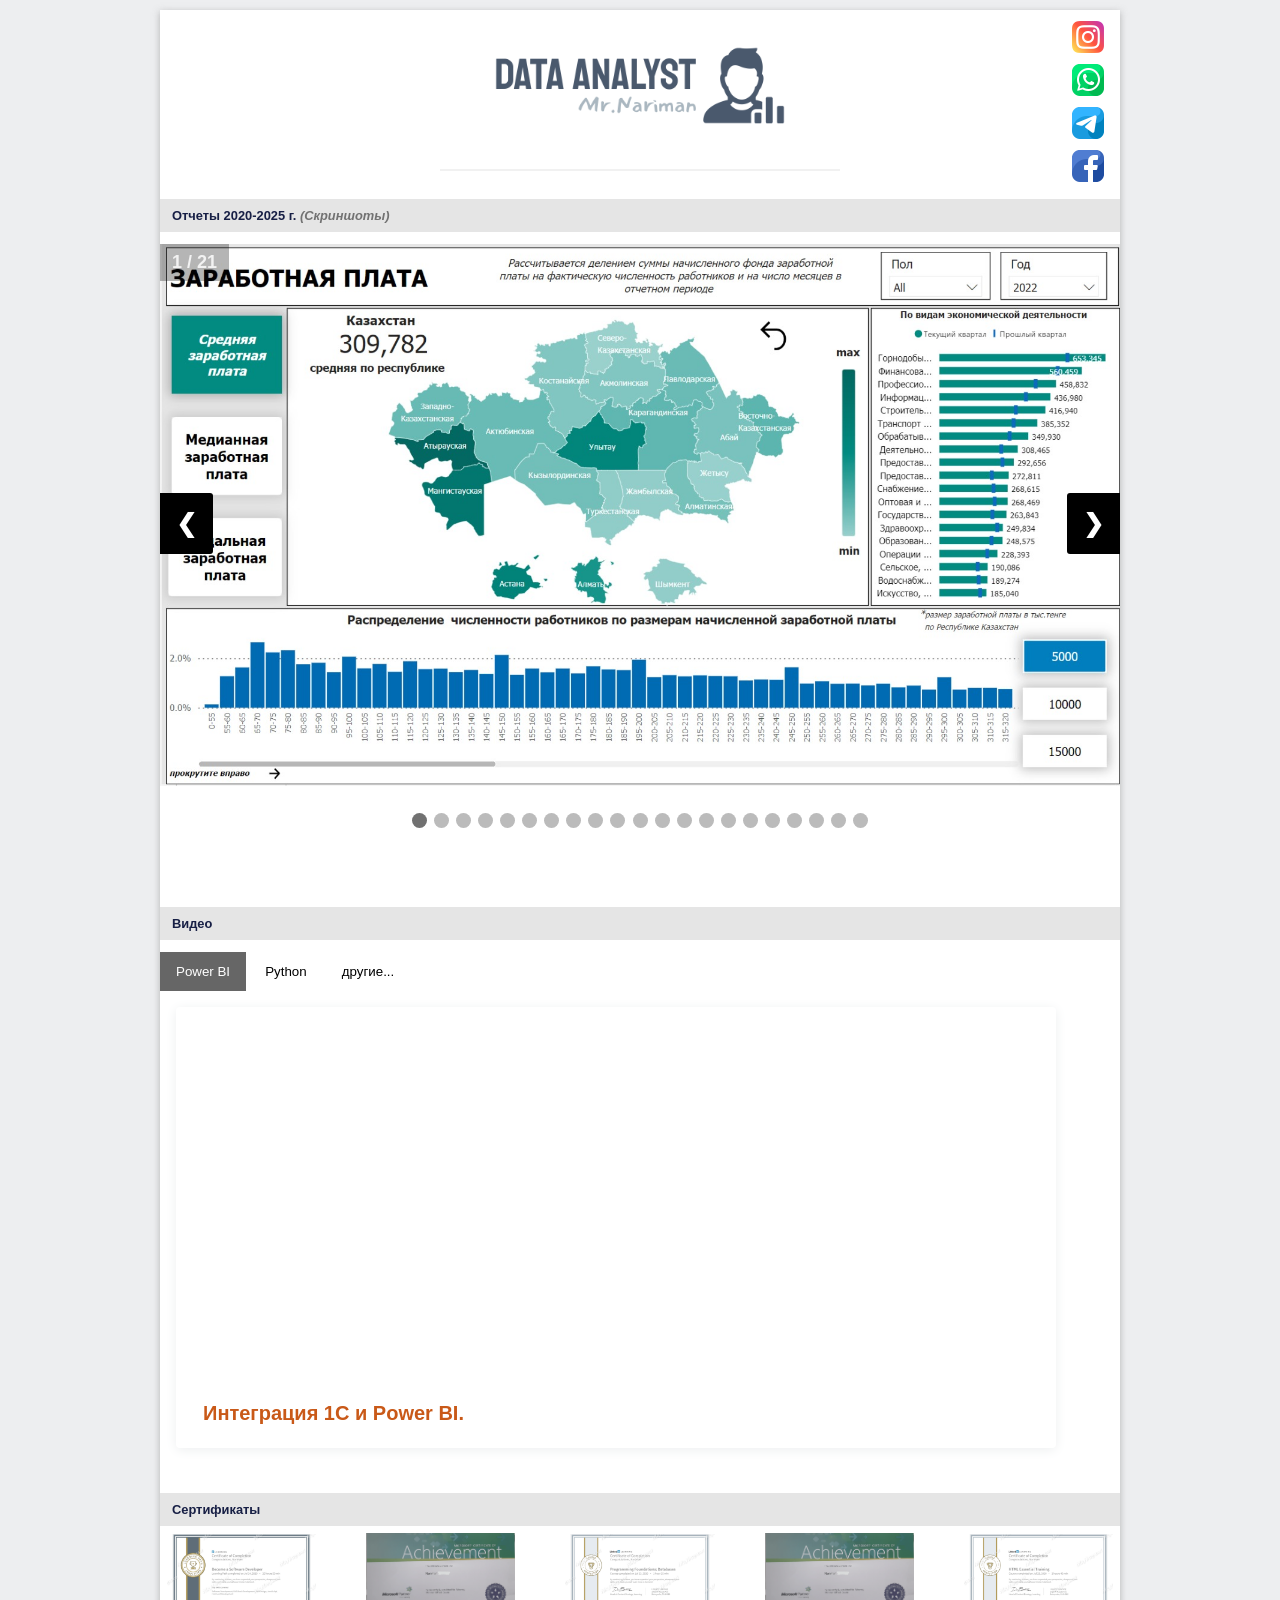
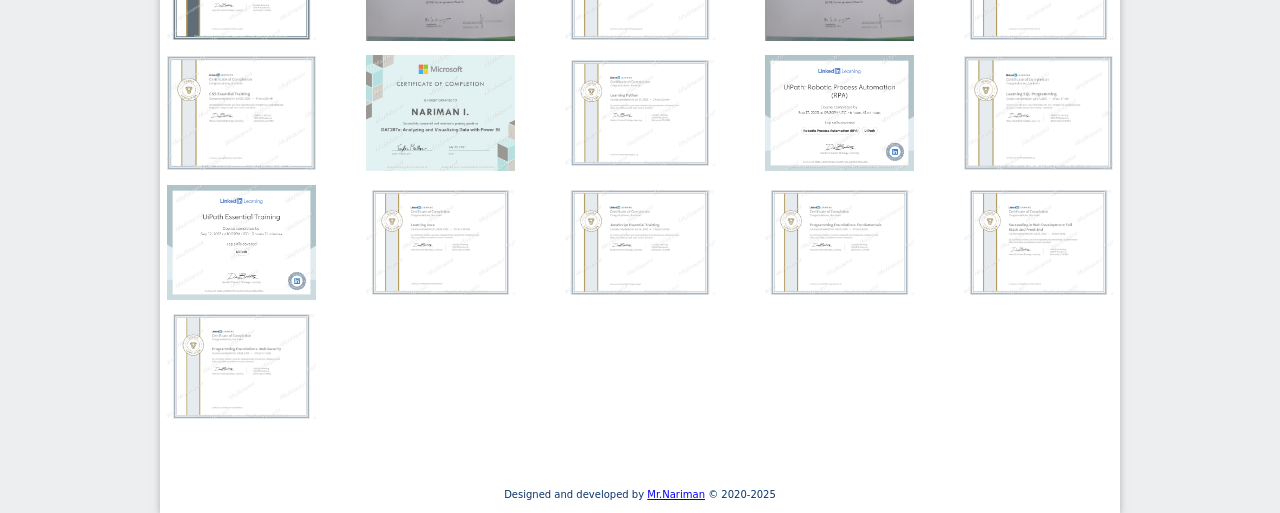
<file: index.html>
<!DOCTYPE html>
<html lang="en">
<head>
    <meta charset="UTF-8">
    <meta http-equiv="X-UA-Compatible" content="IE=edge">
    <meta name="viewport" content="width=device-width, initial-scale=1.0">

    <link rel="stylesheet" href="css/style.css">
    <link rel="shortcut icon" type="image/png" href="img/favicon.ico"/>
    <title>Mr.Nariman Portfolio 🧑🏻‍💻💯😎😍</title>


    <!-- Google Tag Manager -->
    <script>(function(w,d,s,l,i){w[l]=w[l]||[];w[l].push({'gtm.start':
    new Date().getTime(),event:'gtm.js'});var f=d.getElementsByTagName(s)[0],
    j=d.createElement(s),dl=l!='dataLayer'?'&l='+l:'';j.async=true;j.src=
    'https://www.googletagmanager.com/gtm.js?id='+i+dl;f.parentNode.insertBefore(j,f);
    })(window,document,'script','dataLayer','GTM-WF8QGNF6');</script>
    <!-- End Google Tag Manager -->

</head>





<body>
    
    <!-- Container START -->
    <div class = "container">

        <div class = "header">
            <div>
                <img src="img/logo/logo.png" class = "logo" alt="">
            </div>
            <hr class = "line">

            <div class = "social-media">
                <ul>
                    <li><a href="https://www.instagram.com/data_aesthetic.kz" target=”_blank”><img src="img/social/instagram.png" alt=""></a></li>
                    <li><a href="https://wa.me/77473994751?text=Здравствуйте! Ваше резюме показалось нам очень интересным ᵔ ᵕ ᵔ" target=”_blank”><img src="img/social/whatsapp.png" alt=""></a></li>
                    <li><a href="https://t.me/theeyeschikotheyneverliee" target=”_blank”><img src="img/social/telegram.png" alt=""></a></li>
                    <li><a href="#"><img src="img/social/facebook.png" alt=""></a></li>
                </ul>
            </div>


        </div>


<!------------------------ SlideShow START ------------------------>

        <h3 class = "section-header-description">Отчеты 2020-2025 г. <i style = "color: rgba(88, 88, 88, 0.821);">(Скриншоты)</i></h3>

        <!-- <p class = "report-description">Power Bi Reports below are created for demonstration purposes only. Source files were downloaded from the Internet and do not contain any valuable information whatsoever. These reports were created between 2020 and 2022. Some of them are simple, some are between intermediate to advanced. In my opinion, the most important is to show all the key factors rather than focusing on the design. However, design also plays an important role. Некоторые из них простые, некоторые — от среднего до продвинутого. На мой взгляд, самое главное — показать все ключевые факторы, а не зацикливаться на дизайне. Однако дизайн также играет важную роль.
        </p> -->
        
        <br>
        <!--
        <p class = "report-description">Нижеприведенные отчеты Power Bi созданы только для демонстрационных целей. Исходные файлы были скачаны из Интернета и не содержат какой-либо ценной информации. Эти отчеты были созданы в период с 2020 по 2023 год.
        </p>
        -->

        <div class="slideshow-container">

            <div class="mySlides fade">
            <div class="numbertext">1 / 21</div>
            <img src="img/Project 1.jpeg" style="width:100%">
            <!-- <div class="text">Caption Text</div> -->
            </div>
            
            <div class="mySlides fade">
            <div class="numbertext">2 / 21</div>
            <img src="img/Project 2.jpeg" style="width:100%">
            <!-- <div class="text">Caption Two</div> -->
            </div>
            
            <div class="mySlides fade">
            <div class="numbertext">3 / 21</div>
            <img src="img/Project 3.jpeg" style="width:100%">
            <!-- <div class="text">Caption Three</div> -->
            </div>

            <div class="mySlides fade">
                <div class="numbertext">4 / 21</div>
                <img src="img/Project 4.jpeg" style="width:100%">
                <!-- <div class="text">Caption Three</div> -->
            </div>

            <div class="mySlides fade">
                <div class="numbertext">5 / 21</div>
                <img src="img/Project 5.jpeg" style="width:100%">
                <!-- <div class="text">Caption Three</div> -->
            </div>

            <div class="mySlides fade">
                <div class="numbertext">6 / 21</div>
                <img src="img/Project 6.jpeg" style="width:100%">
                <!-- <div class="text">Caption Three</div> -->
            </div>

            <div class="mySlides fade">
                <div class="numbertext">7 / 21</div>
                <img src="img/Project 7.jpeg" style="width:100%">
                <!-- <div class="text">Caption Three</div> -->
            </div>

            <div class="mySlides fade">
                <div class="numbertext">8 / 21</div>
                <img src="img/Project 8.jpeg" style="width:100%">
                <!-- <div class="text">Caption Three</div> -->
            </div>

            <div class="mySlides fade">
                <div class="numbertext">9 / 21</div>
                <img src="img/Project 9.png" style="width:100%">
                <!-- <div class="text">Caption Three</div> -->
            </div>

            <div class="mySlides fade">
                <div class="numbertext">10 / 21</div>
                <img src="img/Project 10.png" style="width:100%">
                <!-- <div class="text">Caption Three</div> -->
            </div>

            <div class="mySlides fade">
                <div class="numbertext">11 / 21</div>
                <img src="img/Project 11.png" style="width:100%">
                <!-- <div class="text">Caption Three</div> -->
            </div>

            <div class="mySlides fade">
                <div class="numbertext">12 / 21</div>
                <img src="img/Project 12.png" style="width:100%">
                <!-- <div class="text">Caption Three</div> -->
            </div>

            <div class="mySlides fade">
                <div class="numbertext">13 / 21</div>
                <img src="img/Project 13.png" style="width:100%">
                <!-- <div class="text">Caption Three</div> -->
            </div>

            <div class="mySlides fade">
                <div class="numbertext">14 / 21</div>
                <img src="img/Project 14.jpeg" style="width:100%">
                <!-- <div class="text">Caption Three</div> -->
            </div>
            
            <div class="mySlides fade">
                <div class="numbertext">15 / 21</div>
                <img src="img/Project 15.png" style="width:100%">
                <!-- <div class="text">Caption Three</div> -->
            </div>

            <div class="mySlides fade">
                <div class="numbertext">16 / 21</div>
                <img src="img/Project 16.png" style="width:100%">
                <!-- <div class="text">Caption Three</div> -->
            </div>

            <div class="mySlides fade">
                <div class="numbertext">17 / 21</div>
                <img src="img/Project 17.jpeg" style="width:100%">
                <!-- <div class="text">Caption Three</div> -->
            </div>

            <div class="mySlides fade">
                <div class="numbertext">18 / 21</div>
                <img src="img/Project 18.png" style="width:100%">
                <!-- <div class="text">Caption Three</div> -->
            </div>

            <div class="mySlides fade">
                <div class="numbertext">19 / 21</div>
                <img src="img/Project 19.png" style="width:100%">
                <!-- <div class="text">Caption Three</div> -->
            </div>

            <div class="mySlides fade">
                <div class="numbertext">20 / 21</div>
                <img src="img/Project 20.jpeg" style="width:100%">
                <!-- <div class="text">Caption Three</div> -->
            </div>

            <div class="mySlides fade">
                <div class="numbertext">21 / 21</div>
                <img src="img/Project 21.png" style="width:100%">
                <!-- <div class="text">Caption Three</div> -->
            </div>



            <a class="prev" onclick="plusSlides(-1)">❮</a>
            <a class="next" onclick="plusSlides(1)">❯</a>
            
        </div>
        <br>
        <div style="text-align:center">
            <span class="dot" onclick="currentSlide(1)"></span> 
            <span class="dot" onclick="currentSlide(2)"></span> 
            <span class="dot" onclick="currentSlide(3)"></span> 
            <span class="dot" onclick="currentSlide(4)"></span> 
            <span class="dot" onclick="currentSlide(5)"></span> 
            <span class="dot" onclick="currentSlide(6)"></span>
            <span class="dot" onclick="currentSlide(7)"></span> 
            <span class="dot" onclick="currentSlide(8)"></span> 
            <span class="dot" onclick="currentSlide(9)"></span> 
            <span class="dot" onclick="currentSlide(10)"></span> 
            <span class="dot" onclick="currentSlide(11)"></span> 
            <span class="dot" onclick="currentSlide(12)"></span> 
            <span class="dot" onclick="currentSlide(13)"></span> 
            <span class="dot" onclick="currentSlide(14)"></span>
            <span class="dot" onclick="currentSlide(15)"></span>

            <span class="dot" onclick="currentSlide(16)"></span>
            <span class="dot" onclick="currentSlide(17)"></span>
            <span class="dot" onclick="currentSlide(18)"></span>
            <span class="dot" onclick="currentSlide(19)"></span>
            <span class="dot" onclick="currentSlide(20)"></span>
            <span class="dot" onclick="currentSlide(21)"></span>
        </div>

<!------------------------ SlideShow END ------------------------>


<br>
<br>
<br>
<br>








<!------------------------ Portfolio VIDEO Gallery START ------------------------>


        <h3 class = "section-header-description">Видео</h3>
        <br>

        <div id="myBtnContainer">
            <button class="btn active1" onclick="filterSelection('all')"> Power BI</button>
            <!-- <button class="btn" onclick="filterSelection('nature')"> Power BI</button> -->
            <button class="btn" onclick="filterSelection('cars')"> Python</button>
            <button class="btn" onclick="filterSelection('people')"> другие...</button>
        </div>



        <!-- -- Portfolio Gallery Grid -- -->
        
        <div class="row">
            

            <!-- --- Power BI -- -->
            <div class="column nature">
                <div class="content">
                    <!-- class = "video-views" -->
                    <iframe width="860" height="370" src="https://www.youtube.com/embed/OX81hTQZYVU" title="YouTube video player" frameborder="0" allow="accelerometer; autoplay; clipboard-write; encrypted-media; gyroscope; picture-in-picture; web-share" allowfullscreen></iframe>

                <br>
                <p style = "font-size: 20px; color: rgb(201, 89, 24);"><b>Интеграция 1С и Power BI.</p>
                </div>
            </div>





        <!--  COMMENT
            <div class="column nature">
                <div class="content">
                    <iframe class = "video-views" src="https://www.youtube.com/embed/ocguUP6jYGw?si=mh4tJswvK-pmyU8b" title="YouTube video player" frameborder="0" allow="accelerometer; autoplay; clipboard-write; encrypted-media; gyroscope; picture-in-picture; web-share" allowfullscreen></iframe>
                <br>
                <p><b>Отчет о посещаемости сотрудников.</b> Сотрудникам и их руководителям часто необходимы сведения о рабочем/нерабочем времени сотрудника, включая количество оставшихся дней отпуска, количество дней, проведенных на больничном, оставшееся количество отгулов и т.д.</p>
                </div>
            </div>

            <div class="column nature">
                <div class="content">
                    <iframe class = "video-views" src="https://www.youtube.com/embed/rq_BnYLwxn8?si=74Gn9zt0T6ruGjCf" title="YouTube video player" frameborder="0" allow="accelerometer; autoplay; clipboard-write; encrypted-media; gyroscope; picture-in-picture; web-share" allowfullscreen></iframe>
                <br>
                <p><b>Яндекс Доставка.</b> В этом отчете представлена Яндекс Доставка компании, где сотрудники могут просматривать количество заказов и общую стоимость заказов по месяцам. Есть 5 статуса, где сотрудники хотели бы видеть данные по каждому статусу отдельно, сколько всего заработано и сколько всего заказов.
                </p>
                </div>
            </div>


            --- Excel --
            <div class="column cars">
                <div class="content loading" >
                    <img src="img/icons/loading3.gif" alt="Car" style="width:100%">
                    <h4>Пример Excel VBA</h4>
                    <p>Lorem ipsum dolor sit amet consectetur adipisicing elit. Quos sint omnis unde iure quod exercitationem placeat, perspiciatis molestias qui ipsum officia libero dolorem sapiente modi vel natus recusandae ut repellendus, quo praesentium quidem repellat cupiditate, soluta distinctio. Sapiente, id illo.</p>
                </div>
            </div>
            <div class="column cars">
                <div class="content loading">
                    <img src="img/icons/loading3.gif" alt="Car" style="width:100%">
                    <h4>Отчёты по продажам</h4>
                    <p>Lorem ipsum dolor sit amet consectetur adipisicing elit. Facere magni quae quos, eaque est, molestias ex alias possimus laborum autem, aliquam illo corporis maxime inventore!</p>
                </div>
            </div>


            --- Others --
            
            <div class="column people">
                <div class="content loading">
                    <img src="img/icons/loading3.gif" alt="Car" style="width:100%">
                    <h4>Web API</h4>
                    <p>Lorem ipsum dolor, sit amet consectetur adipisicing elit. Soluta alias eaque, sunt ea reiciendis nobis suscipit aspernatur? Deserunt ratione modi exercitationem dolores dolor neque ad unde! Molestiae illo magnam totam?</p>
                </div>
            </div>

            <div class="column people">
                <div class="content loading">
                    <img src="img/icons/loading3.gif" alt="Car" style="width:100%">
                    <h4>MS SQL</h4>
                    <p>Lorem ipsum dolor, sit amet consectetur adipisicing elit. Soluta alias eaque, sunt ea reiciendis nobis suscipit aspernatur? Deserunt ratione modi exercitationem dolores dolor neque ad unde! Molestiae illo magnam totam?</p>
                </div>
            </div>

            <div class="column people">
                <div class="content loading">
                    <img src="img/icons/loading3.gif" alt="Car" style="width:100%">
                    <h4>MySQL</h4>
                    <p>Lorem ipsum dolor, sit amet consectetur adipisicing elit. Soluta alias eaque, sunt ea reiciendis nobis suscipit aspernatur? Deserunt ratione modi exercitationem dolores dolor neque ad unde! Molestiae illo magnam totam?</p>
                </div>
            </div>
        -->


        <!-- -- END GRID -- -->
        </div>

<!------------------------ Portfolio VIDEO Gallery END ------------------------>





<!------------------------ VIDEO START ------------------------>
<!--         <div class = "wrap-video">
            <h3 class = "section-header-description">Недавние отчеты</h3>
            New size = width="720" height="468"
            <div class = "videos">
                
                <h1>Video 1</h1>

                <iframe width="560" height="315" class = "video-views" src="https://www.youtube.com/embed/A0Gdv3YM2zk?si=MqJ9Dc8kskYSfFRV" title="YouTube video player" frameborder="0" allow="accelerometer; autoplay; clipboard-write; encrypted-media; gyroscope; picture-in-picture; web-share" allowfullscreen></iframe>
                
                <div class = "video-description">
                    <h5>Описание</h5>
                    <p><b>Список документы продажи.</b> Этот простой отчет показывает общую стоимость продаж и их количество по месяцам, способ доставки и складам.</p>

                    <p> 
                        <span class = "date"><i>Был реализован за: 2 дня</i></span>
                        <span class = "status-span">Статус:</span>
                        <span class = "status blink_me"><i>Незавершенный</i></span>
                    </p>

                </div>
            </div>

            <div class = "videos">
                <h1>Video 2</h1>

                <iframe width="560" height="315" class = "video-views" src="https://www.youtube.com/embed/ocguUP6jYGw?si=mh4tJswvK-pmyU8b" title="YouTube video player" frameborder="0" allow="accelerometer; autoplay; clipboard-write; encrypted-media; gyroscope; picture-in-picture; web-share" allowfullscreen></iframe>

                <div class = "video-description">
                    <h5>Описание</h5>
                    <p><b>Отчет о посещаемости сотрудников.</b> Сотрудникам и их руководителям часто необходимы сведения о рабочем/нерабочем времени сотрудника, включая количество оставшихся дней отпуска, количество дней, проведенных на больничном, оставшееся количество отгулов и т.д.</p>
                    
                    <p> 
                        <span class = "date"><i>Был реализован за: 3 дня</i></span>
                        <span class = "status-span">Статус:</span>
                        <span class = "status blink_me"><i>Незавершенный</i></span>
                    </p>

                </div>
            </div>

            <div class = "videos">

                <h1>Video 3</h1>

                <iframe width="560" height="315" class = "video-views" src="https://www.youtube.com/embed/rq_BnYLwxn8?si=74Gn9zt0T6ruGjCf" title="YouTube video player" frameborder="0" allow="accelerometer; autoplay; clipboard-write; encrypted-media; gyroscope; picture-in-picture; web-share" allowfullscreen></iframe>

                <div class = "video-description">
                    <h5>Описание</h5>
                    <p><b>Яндекс Доставка.</b> В этом отчете представлена Яндекс Доставка компании, где сотрудники могут просматривать количество заказов и общую стоимость заказов по месяцам. Есть 5 статуса, где сотрудники хотели бы видеть данные по каждому статусу отдельно, сколько всего заработано и сколько всего заказов.
                    </p>
                    
                    <p> 
                        <span class = "date"><i>Был реализован за: 3 дня</i></span>
                        <span class = "status-span">Статус:</span>
                        <span class = "status blink_me"><i>Незавершенный</i></span>
                    </p>

                </div>

            </div>

        </div> -->
<!------------------------ VIDEO END ------------------------>




<!------------------------ Certification START ------------------------>
        <span id="image-link"></span>
        <h3 class = "section-header-description">Сертификаты</h3>
        
        <div class="image-container">
            <span onclick="this.parentElement.style.display='none'" class="closebtn">&times;</span>
            <img id="expandedImg" style="width:70%;">
            <div id="imgtext"></div>
        </div>

        <!-- The four columns -->
        <div class="image-row">
            <div class="image-column">
                <img src="img/Certificates/Cert 1.png" style="width:100%" onclick="myFunction(this);">
            </div>
            <div class="image-column">
                <img src="img/Certificates/Cert 16.png" style="width:100%" onclick="myFunction(this);">
            </div>
            <div class="image-column">
                <img src="img/Certificates/Cert 3.png" style="width:100%" onclick="myFunction(this);">
            </div>
            <div class="image-column">
                <img src="img/Certificates/Cert 15.png" style="width:100%" onclick="myFunction(this);">
            </div>
            <div class="image-column">
                <img src="img/Certificates/Cert 5.png" style="width:100%" onclick="myFunction(this);">
            </div>
            <div class="image-column">
                <img src="img/Certificates/Cert 6.png" style="width:100%" onclick="myFunction(this);">
            </div>
            <div class="image-column">
                <img src="img/Certificates/Cert 13.png" style="width:100%" onclick="myFunction(this);">
            </div>
            <div class="image-column">
                <img src="img/Certificates/Cert 8.png" style="width:100%" onclick="myFunction(this);">
            </div>
            <div class="image-column">
                <img src="img/Certificates/Cert 12.png" style="width:100%" onclick="myFunction(this);">
            </div>
            <div class="image-column">
                <img src="img/Certificates/Cert 10.png" style="width:100%" onclick="myFunction(this);">
            </div>
            <div class="image-column">
                <img src="img/Certificates/Cert 14.png" style="width:100%" onclick="myFunction(this);">
            </div>
            <div class="image-column">
                <img src="img/Certificates/Cert 9.png" style="width:100%" onclick="myFunction(this);">
            </div>
            <div class="image-column">
                <img src="img/Certificates/Cert 7.png" style="width:100%" onclick="myFunction(this);">
            </div>
            <div class="image-column">
                <img src="img/Certificates/Cert 2.png" style="width:100%" onclick="myFunction(this);">
            </div>
            <div class="image-column">
                <img src="img/Certificates/Cert 4.png" style="width:100%" onclick="myFunction(this);">
            </div>
            <div class="image-column">
                <img src="img/Certificates/Cert 11.png" style="width:100%" onclick="myFunction(this);">
            </div>
        </div>
<!------------------------ Certification END ------------------------>





<!------------------------ FOOTER START ------------------------>
        <div class = "footer">
            <!-- old code -->
            <!-- <h5>Я в соц.сетях :)</h5>
            <ul>
                <li><a href="https://www.instagram.com/data_aesthetic.kz" target=”_blank”>Instragram</a></li>
                <li><a href="https://wa.me/77473994751?text=Здравствуйте! Ваше резюме показалось нам очень интересным." target=”_blank”>WhatsApp</a></li>
                <li><a href="#facebook" id = "facebook">Facebook</a></li>
                <li><a href="#linkedin" id = "linkedin">LinkedIn</a></li>
            </ul> -->

            <p>Designed and developed by 
                <a href="#" target=”_blank”>Mr.Nariman</a> © 2020-2025
            </p>
        </div>
<!------------------------ FOOTER END ------------------------>


    </div>
    <!-- Container END -->


    <!-------------- Scroll to Top Btn START -------------->
    <button onclick="topFunction()" id="myBtn" title="Go to top"><img src="img/icons/arrow-up.png" alt=""></button>
    <!-------------- Scroll to Top Btn END -------------->



<script src="js/javascript.js"></script>
<!--           __
              / _)
     _/\/\/\_/ /
   _|         /
 _|  (  | (  |
/__.-'|_|--|_| 
~~~~~~~~~~~~~~~~~~~~~~~~~~ -->

    <!-- Google Tag Manager (noscript) -->
    <noscript><iframe src="https://www.googletagmanager.com/ns.html?id=GTM-WF8QGNF6"
    height="0" width="0" style="display:none;visibility:hidden"></iframe></noscript>
    <!-- End Google Tag Manager (noscript) -->


</body>
</html>
</file>
<file: css/style.css>
* {
  box-sizing: border-box;
  margin: 0px;
  padding: 0px;
}

body {
  background-color: #edeef0;
  color: #0C356A;
  font-family: Verdana, sans-serif; 
  /* font-family: Arial, Helvetica, sans-serif; */
  font-size: 11px;
  /* color: 213363; */
  margin: 0;
  padding: 0;
}

img {
  vertical-align: middle;
  pointer-events: none;
}



.container{
    /* border: 1px solid rgba(131, 130, 130, 0.292); */
    background-color: #ffffff;
    /* box-shadow: 0px 0px 10px 0px rgb(25, 25, 26); */
    box-shadow: 0px 2px 7px 0px rgb(120 120 120 / 51%);
    max-width: 960px;
    margin: 0 auto;
}


.section-header-description{
  /* border: 1px solid red; */
  /* background-color: #717171; */
  background-color: #7171712e;
  /* color: rgb(255, 255, 255); */
  color: rgb(23 31 69);
  margin: 3% 0 0 0;
  padding: 9px 12px;
}

.header{
  /* border: 1px solid red; */
  position: relative;
}

.logo{
  /* border: 1px solid red; */
  pointer-events: auto;
  width: 40%;
  margin: 1% auto 0;
  padding: 7px 0;
  display: block;
  transition: transform .2s;
}

.logo:hover {
  transform: scale(1.1);
  cursor: none;
}

.line{
  width: 400px;
  height: 1.5px;
  margin: 5px auto;
  background-color: rgba(97, 96, 96, 0.09);
  border: none;
}



/* --------------------------- VIDEO START ---------------------------*/
.wrap-video{
  /* border: 2px solid rgb(44, 28, 144); */
  margin: 0 auto;
  padding: 0 0 3% 0;
}

.videos{
    border: 1px solid rgba(123, 123, 123, 0.178);
    margin: 3% auto;
    width: 565px;
}

.video-views{
  border: none;
}

.video-description{
    margin: 0;
}

.video-description h5, p{
    /* border: 1px solid red; */
    margin: 0;
    padding: 13px 17px;
    /* padding: 5px 7px; */
    text-align: justify;
    position: relative;
}

.video-description h5{
    background-color: rgba(186, 182, 182, 0.251);
}

.video-description .date{
    /* border: 1px solid red; */
    color: rgba(65, 63, 63, 0.623);
}

.video-description .status-span{
    position: absolute;
    right: 21%;
}

.video-description .status{
    /* border: 1px solid red; */
    color: red;
    margin: 0 12px;
    padding: 0 5px;
    position: absolute;
    right: 0;
}
.video-description .status:hover{
    /* color: rgb(114, 3, 3); */
    text-decoration: line-through;
    cursor: wait;

}
.blink_me {
    animation: blinker 1.3s linear infinite;
}
  
@keyframes blinker {
    70% {
        opacity: 0.3;
    }
}

.report-description{
  /* border: 1px solid red; */
  margin: 1% 0;

}

/* --------------------------- VIDEO END ---------------------------*/







/* --------------------------- Portfolio VIDEO Gallery START ---------------------------*/
.loading{
  cursor: pointer;
}

.row {
  /* margin: 10px -16px; */
  display: flex;
  flex-wrap: wrap;
}

/* Add padding BETWEEN each column */
.row,
.row > .column {
  padding: 8px;
}

/* Create three equal columns that floats next to each other */
.column {
  float: left;
  /* width: 33.33%; */
  display: none; /* Hide all elements by default */
}

/* Clear floats after rows */ 
.row:after {
  content: "";
  display: table;
  clear: both;
}

/* Content */
.content {
  width: 100%;
  /* background-color: rgb(212 212 212 / 14%); */
  /* box-shadow: -1px 1px 10px 0px rgb(0 0 0 / 32%); */
  box-shadow: 0 2px 12px #edeff0;
  /* border: 2px solid red; */
  border-radius: 4px;
  padding: 10px;
}

.content img{
  width: 100%;
}

.video-views{
  width: 100%;
}


/* The "show" class is added to the filtered elements */
.show {
  display: block;
}

/* Style the buttons */
.btn {
  border: none;
  outline: none;
  padding: 12px 16px;
  background-color: white;
  cursor: pointer;
}

.btn:hover {
  background-color: #ddd;
}

.btn.active1 {
  background-color: #666;
  color: white;
}
/* --------------------------- Portfolio VIDEO Gallery END ---------------------------*/








/* --------------------------- Slideshow START ---------------------------*/

.mySlides {
  display: none
}

/* Slideshow container */
.slideshow-container {
  /* border: 3px dotted red; */
  max-width: 1000px;
  position: relative;
  margin: 0 auto 15px;
}

/* Next & previous buttons */
.prev, .next {
  cursor: pointer;
  position: absolute;
  top: 50%;
  width: auto;
  padding: 16px;
  margin-top: -22px;
  color: white;
  background-color: #000000;
  font-weight: bold;
  /* font-size: 18px; */
  font-size: 25px;
  transition: 0.6s ease;
  border-radius: 0 3px 3px 0;
  user-select: none;
}

/* Position the "next button" to the right */
.next {
  right: 0;
  border-radius: 3px 0 0 3px;
}

/* On hover, add a black background color with a little bit see-through */
.prev:hover, .next:hover {
  background-color: rgba(0,0,0,0.8);
}

/* Caption text */
.text {
  color: #000000;
  background-color: #0000000a;
  font-size: 22px;
  padding: 8px 12px;
  position: absolute;
  bottom: 8px;
  width: 100%;
  text-align: center;
}

/* Number text (1/3 etc) */
.numbertext {
  color: #f2f2f2;
  background-color: #0000004a;
  font-size: 18px;
  font-weight: 900;
  padding: 8px 12px;
  position: absolute;
  top: 0;
}

/* The dots/bullets/indicators */
.dot {
  cursor: pointer;
  height: 15px;
  width: 15px;
  margin: 0 2px;
  background-color: #bbb;
  border-radius: 50%;
  display: inline-block;
  transition: background-color 0.6s ease;
}

.active, .dot:hover {
  background-color: #717171;
}

/* Fading animation */
.fade {
  animation-name: fade;
  animation-duration: 1.5s;
}

@keyframes fade {
  from {opacity: .4} 
  to {opacity: 1}
}

/* On smaller screens, decrease text size */
@media only screen and (max-width: 300px) {
  .prev, .next,.text {font-size: 11px}
}
/* --------------------------- Slideshow END ---------------------------*/



/* --------------------------- Socal Media START ---------------------------*/
.social-media{
  /* border: 1px solid red; */
  position: absolute;
  top: 0;
  right: 0;
}

.social-media img{
  width: 100%;
}

ul {
  /* border: 10px solid blue; */
  width: 50%;
  list-style-type: none;
  margin: 0 auto;
  padding: 0;
  overflow: hidden;
  /* display: flex; */
}

li {
  /* border: 1px solid red; */
  /* justify-content: center; */
  /* max-width: 15%; */
  margin: 35% auto;
  /* padding: 0 2px; */
  border-radius: 5px;
}

li a {
  /* display: block; */
  /* padding: 8px; */
  text-align: center;
}

li img{
  pointer-events: auto;
}

li img:hover{
  -webkit-transform: rotateZ(-360deg);
  -ms-transform: rotateZ(-360deg);
  transform: rotateZ(-360deg);
  transition: 1s ease;
  box-shadow: 2px 2px 7px #352856;
  border-radius: 8px;
}

/* --------------------------- Socal Media END ---------------------------*/





/* --------------------------- Certification START ---------------------------*/
/* The grid: Four equal columns that floats next to each other */
.image-row{
  display: flex;
  flex-wrap: wrap;
  justify-content: space-between;
  align-items: center;
  align-content: center;
}

.image-column {
  /* float: left; */
  width: 17%;
  padding: 7px;
  /* border: 3px solid red; */
}

/* Style the images inside the grid */
.image-column img {
  opacity: 0.8; 
  cursor: pointer;
  pointer-events: auto;
  transition: transform .2s;
}

.image-column img:hover {
  opacity: 1;
  transform: scale(1.05);
  box-shadow: 0px 0px 9px 0px rgba(31, 29, 75, 0.75);
}

/* Clear floats after the columns */
.image-row:after {
  content: "";
  display: table;
  clear: both;
}

/* The expanding image container */
.image-container {
  position: relative;
  display: none;
}

#expandedImg{
  /* border: 1px solid red; */
  display: block;
  margin: 10px auto;
}

/* Expanding image text */
#imgtext {
  position: absolute;
  bottom: 15px;
  left: 15px;
  color: white;
  font-size: 20px;
}

/* Closable button inside the expanded image */
.closebtn {
  position: absolute;
  top: 10px;
  right: 15px;
  color: white;
  font-size: 35px;
  cursor: pointer;
}
/* --------------------------- Certification END ---------------------------*/






/* --------------------------- Footer START ---------------------------*/
.footer{
    margin: 50px 0 0 0;
}

/* OLD CODE Socal Media
ul {
  border: 1px solid red;
  max-width: 650px;
  list-style-type: none;
  margin: 0 auto;
  padding: 0;
  overflow: hidden;
  display: flex;
}

li {
  justify-content: center;
  max-width: 15%;
  margin: 0 auto;
}

li a {
  display: block;
  padding: 8px;
  text-align: center;
}

.footer h5{
  margin: 0 auto;
  padding: 10px 0;
  text-align: center;
  animation-name: example;
  animation-duration: 2s;
  animation-iteration-count: infinite;
}
*/

.footer p{
    max-width: 350px;
    margin: 3% auto 0;
    text-align: center;
    font-size: 10px;
    font-family:system-ui, -apple-system, BlinkMacSystemFont, 'Segoe UI', Roboto, Oxygen, Ubuntu, Cantarell, 'Open Sans', 'Helvetica Neue', sans-serif;
    font-weight: 400;
}

@keyframes example {
  0%   {color: rgb(98, 42, 175);}
  25%  {color: rgb(29, 4, 53);}
  50%  {color: rgba(23, 23, 62, 0.404);}
  100% {color: rgb(95, 75, 153);}
}
/* --------------------------- Footer END ---------------------------*/


/* --------------------------- Back to Top Button START ---------------------------*/
#myBtn {
  display: none;
  position: fixed;
  bottom: 20px;
  right: 30px;
  z-index: 99;
  font-size: 18px;
  border: none;
  outline: none;
  color: white;
  cursor: pointer;
  border-radius: 4px;
}

#myBtn img{
  opacity: 1;
	-webkit-transition: .3s ease-in-out;
	transition: .3s ease-in-out;
}

#myBtn:hover {
  opacity: .5;
}
/* --------------------------- Back to Top Button END ---------------------------*/



/* --------------------------- Media START ---------------------------*/
@media (min-width: 320px) and (max-width: 500px) {
  .logo{
    /* border: 2px solid red; */
    width: 50%;
  }

  .videos{
      /* border: 2px solid red; */
      width: 100%;
  }
  .videos iframe{
    width: 100%;
  }
  .video-description .status-span{
    right: 25%;
  }

  .footer h5{
    font-size: 15px;
  }

  li {
    margin: 50% auto;
    border-radius: 5px;
  }

  li a {
    font-size: 15px;
  }
}


/* --------------------------- Media END ---------------------------*/
</file>
